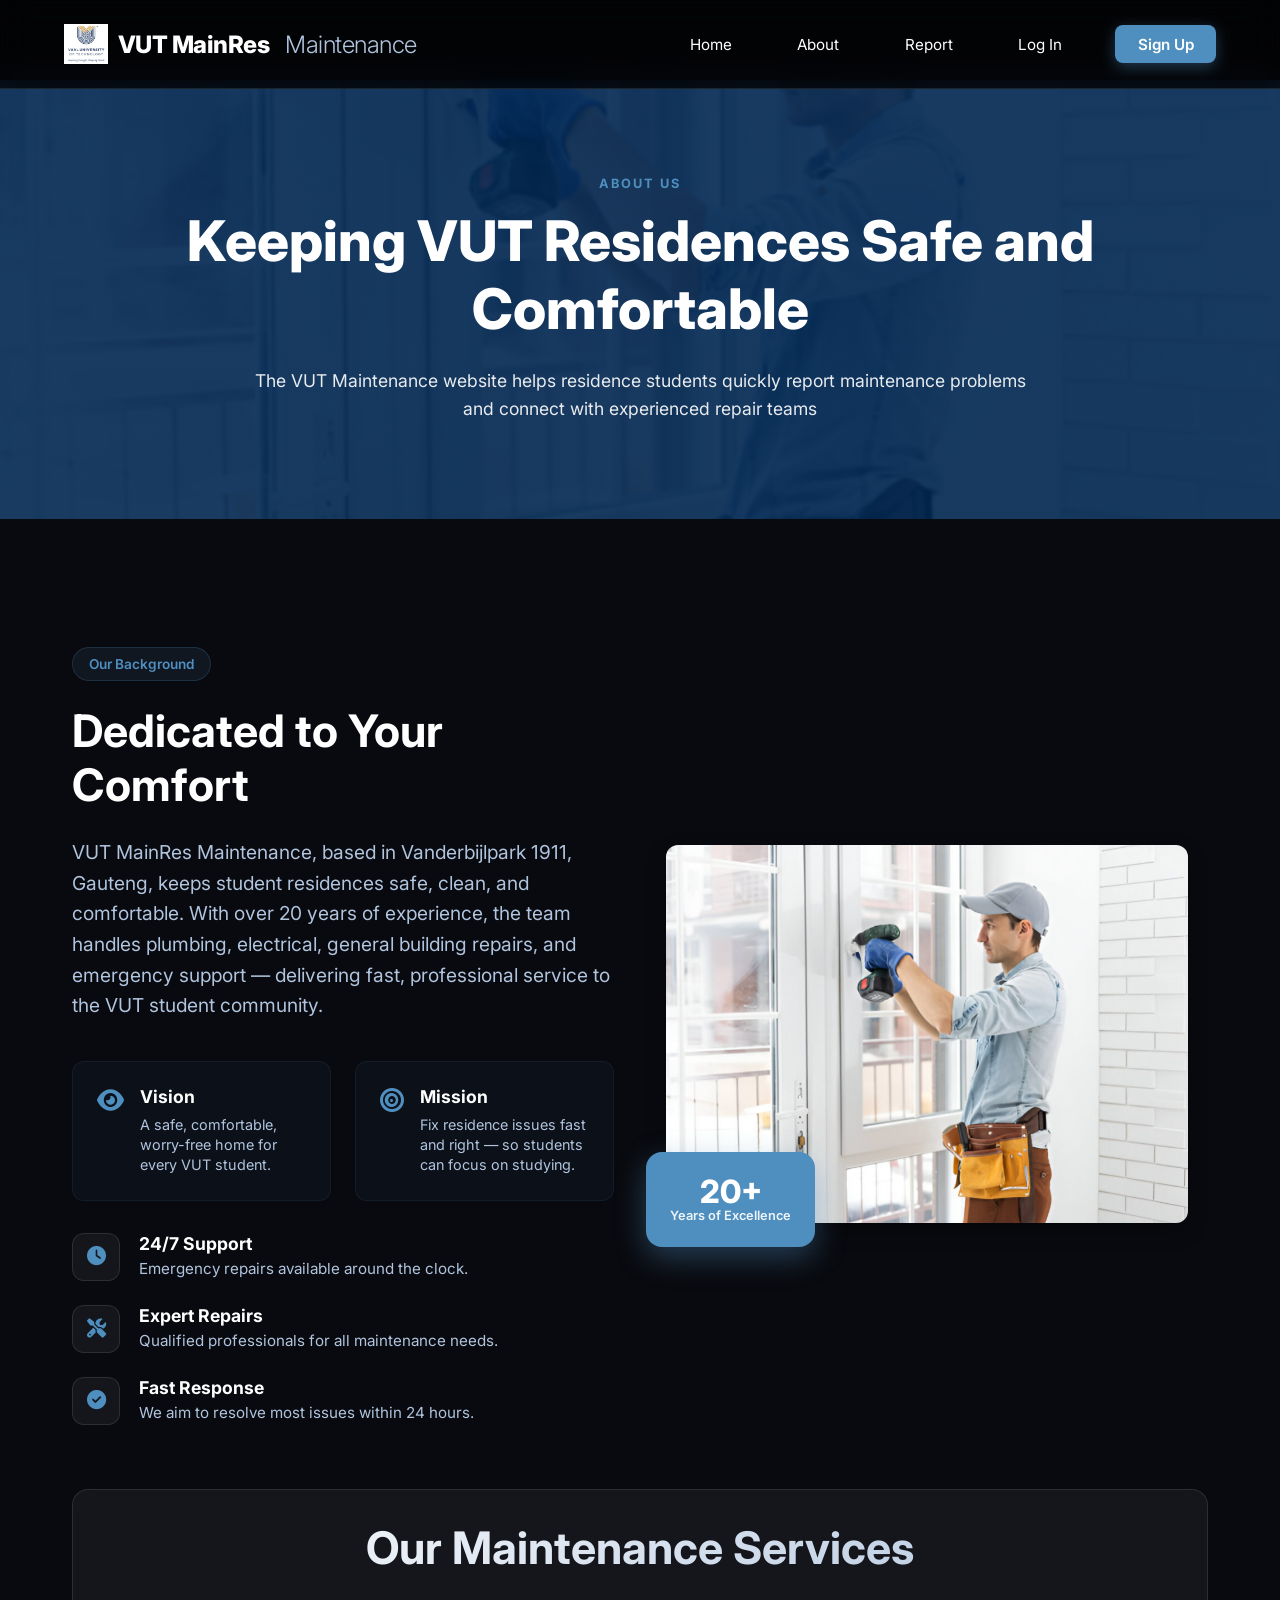
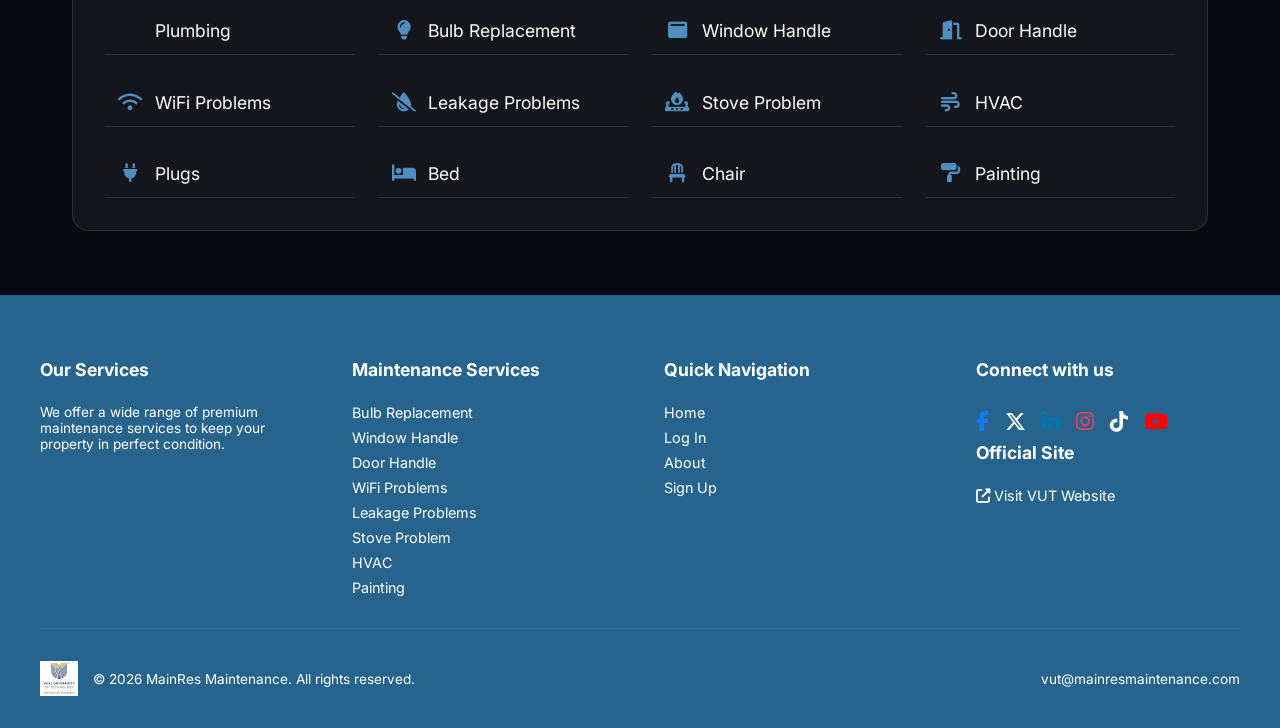
<file: about.html>
<!DOCTYPE html>
<html lang="en">
<head>
    <meta charset="UTF-8">
    <meta name="viewport" content="width=device-width, initial-scale=1.0, maximum-scale=1.0, user-scalable=no">
    <meta name="description" content="About VUT Main Residence Maintenance Team - Dedicated to student comfort and safety.">
    <meta name="keywords" content="VUT, Maintenance, About Us, Student Residence">
    <title>About Us - MainRes Maintenance</title>
    <link rel="icon" type="image/png" href="logo.png">
    <link rel="preconnect" href="https://fonts.googleapis.com">
    <link rel="preconnect" href="https://fonts.gstatic.com" crossorigin>
    <link href="https://fonts.googleapis.com/css2?family=Inter:wght@300;400;600;800&display=swap" rel="stylesheet">
    <link rel="stylesheet" href="styles.css">
    <link rel="stylesheet" href="https://cdnjs.cloudflare.com/ajax/libs/font-awesome/6.5.1/css/all.min.css">
</head>
<body class="home-page">
    <nav class="navbar">
        <input type="checkbox" id="nav-toggle" class="nav-toggle-input">
        <div class="logo">
            <img src="logo.png" alt="VUT Logo" class="nav-logo">
            VUT MainRes<span>Maintenance</span>
        </div>
        <label for="nav-toggle" class="menu-toggle-btn">
            <div class="bar"></div>
            <div class="bar"></div>
            <div class="bar"></div>
        </label>
        <ul class="nav-links" id="nav-links">
            <li><a href="index.html">Home</a></li>
            <li><a href="about.html">About</a></li>
            <li><a href="report.html">Report</a></li>
            <li><a href="auth.html#login" class="nav-btn-text">Log In</a></li>
            <li><a href="auth.html#signup" class="nav-btn-primary">Sign Up</a></li>
        </ul>
    </nav>

    <div class="about-hero-banner">
        <span class="banner-badge">About Us</span>
        <h1>Keeping VUT Residences Safe and Comfortable</h1>
        <p>The VUT Maintenance website helps residence students quickly report maintenance problems and connect with experienced repair teams</p>
    </div>

    <section class="about-section page-container">
        <div class="about-layout">
            <div class="about-content">
                <span class="badge">Our Background</span>
                <h2>Dedicated to Your Comfort</h2>
                <p class="about-lead">VUT MainRes Maintenance, based in Vanderbijlpark 1911, Gauteng, keeps student
				residences safe, clean, and comfortable. With over 20 years of experience, the team handles plumbing,
				electrical, general building repairs, and emergency support — delivering fast, professional service 
				to the VUT student community.</p>
                
                <div class="vision-mission-grid">
                    <div class="vision-mission-card">
                        <div class="vm-icon"><i class="fas fa-eye"></i></div>
                        <div class="vm-text">
                            <h4>Vision</h4>
                            <p>A safe, comfortable, worry-free home for every VUT student.</p>
                        </div>
                    </div>
                    <div class="vision-mission-card">
                        <div class="vm-icon"><i class="fas fa-bullseye"></i></div>
                        <div class="vm-text">
                            <h4>Mission</h4>
                            <p>Fix residence issues fast and right — so students can focus on studying.</p>
                        </div>
                    </div>
                </div>

                <div class="about-features">
                    <div class="about-feature">
                        <div class="feature-icon"><i class="fas fa-clock"></i></div>
                        <div class="feature-text">
                            <h4>24/7 Support</h4>
                            <p>Emergency repairs available around the clock.</p>
                        </div>
                    </div>
                    <div class="about-feature">
                        <div class="feature-icon"><i class="fas fa-tools"></i></div>
                        <div class="feature-text">
                            <h4>Expert Repairs</h4>
                            <p>Qualified professionals for all maintenance needs.</p>
                        </div>
                    </div>
                    <div class="about-feature">
                        <div class="feature-icon"><i class="fas fa-check-circle"></i></div>
                        <div class="feature-text">
                            <h4>Fast Response</h4>
                            <p>We aim to resolve most issues within 24 hours.</p>
                        </div>
                    </div>
                </div>
            </div>
            <div class="about-image-container">
                <div class="image-wrapper">
                    <img src="Fix.png" alt="Maintenance Team at Work" class="about-image">
                    <div class="experience-card">
                        <span class="exp-number">20+</span>
                        <span class="exp-text">Years of Excellence</span>
                    </div>
                </div>
            </div>
        </div>

        <!-- New Services List (No Cards) -->
        <div class="services-list-container">
            <h2 class="section-title">Our Maintenance Services</h2>
            <div class="services-simple-list">
                <div class="service-item"><i class="fas fa-pipe"></i> Plumbing</div>
                <div class="service-item"><i class="fas fa-lightbulb"></i> Bulb Replacement</div>
                <div class="service-item"><i class="fas fa-window-maximize"></i> Window Handle</div>
                <div class="service-item"><i class="fas fa-door-open"></i> Door Handle</div>
                <div class="service-item"><i class="fas fa-wifi"></i> WiFi Problems</div>
                <div class="service-item"><i class="fas fa-tint-slash"></i> Leakage Problems</div>
                <div class="service-item"><i class="fas fa-fire-burner"></i> Stove Problem</div>
                <div class="service-item"><i class="fas fa-wind"></i> HVAC</div>
                <div class="service-item"><i class="fas fa-plug"></i> Plugs</div>
                <div class="service-item"><i class="fas fa-bed"></i> Bed</div>
                <div class="service-item"><i class="fas fa-chair"></i> Chair</div>
                <div class="service-item"><i class="fas fa-paint-roller"></i> Painting</div>
            </div>
        </div>
    </section>

    <footer class="footer">
        <div class="footer-services">
            <div class="footer-column">
                <div class="footer-column-title">Our Services</div>
                <p class="footer-column-text">We offer a wide range of premium maintenance services to keep your property in perfect condition.</p>
            </div>
            <div class="footer-column">
                <div class="footer-column-title">Maintenance Services</div>
                <a href="about.html">Bulb Replacement</a>
                <a href="about.html">Window Handle</a>
                <a href="about.html">Door Handle</a>
                <a href="about.html">WiFi Problems</a>
                <a href="about.html">Leakage Problems</a>
                <a href="about.html">Stove Problem</a>
                <a href="about.html">HVAC</a>
                <a href="about.html">Painting</a>
            </div>
            <div class="footer-column">
                <div class="footer-column-title">Quick Navigation</div>
                <a href="index.html">Home</a>
                <a href="auth.html#login">Log In</a>
                <a href="about.html">About</a>
                <a href="auth.html#signup">Sign Up</a>
            </div>
            <div class="footer-column">
                <div class="footer-column-title">Connect with us</div>
                <div class="social-icons">
                    <a href="https://www.facebook.com/VUT.ac.za/" target="_blank" rel="noopener"><i class="fab fa-facebook-f"></i></a>
                    <a href="https://x.com/VUT_Science" target="_blank" rel="noopener"><i class="fab fa-x-twitter"></i></a>
                    <a href="https://www.linkedin.com/school/vaal-university-of-technology/" target="_blank" rel="noopener"><i class="fab fa-linkedin-in"></i></a>
                    <a href="https://www.instagram.com/vut_university/" target="_blank" rel="noopener"><i class="fab fa-instagram"></i></a>
                    <a href="https://www.tiktok.com/@vut_university" target="_blank" rel="noopener"><i class="fab fa-tiktok"></i></a>
                    <a href="https://www.youtube.com/user/VUTTV" target="_blank" rel="noopener"><i class="fab fa-youtube"></i></a>
                </div>
                <div class="footer-column-title">Official Site</div>
                <a href="https://vut.ac.za/" target="_blank" rel="noopener"><i class="fas fa-external-link-alt"></i> Visit VUT Website</a>
            </div>
        </div>
        <div class="footer-content">
            <div class="footer-brand">
                <img src="logo.png" alt="MainRes Logo" class="footer-logo">
                <p>&copy; 2026 MainRes Maintenance. All rights reserved.</p>
            </div>
            <div class="footer-links">
                <a href="mailto:vut@mainresmaintenance.com" class="footer-link">vut@mainresmaintenance.com</a>
            </div>
        </div>
    </footer>
</body>
</html>
</file>
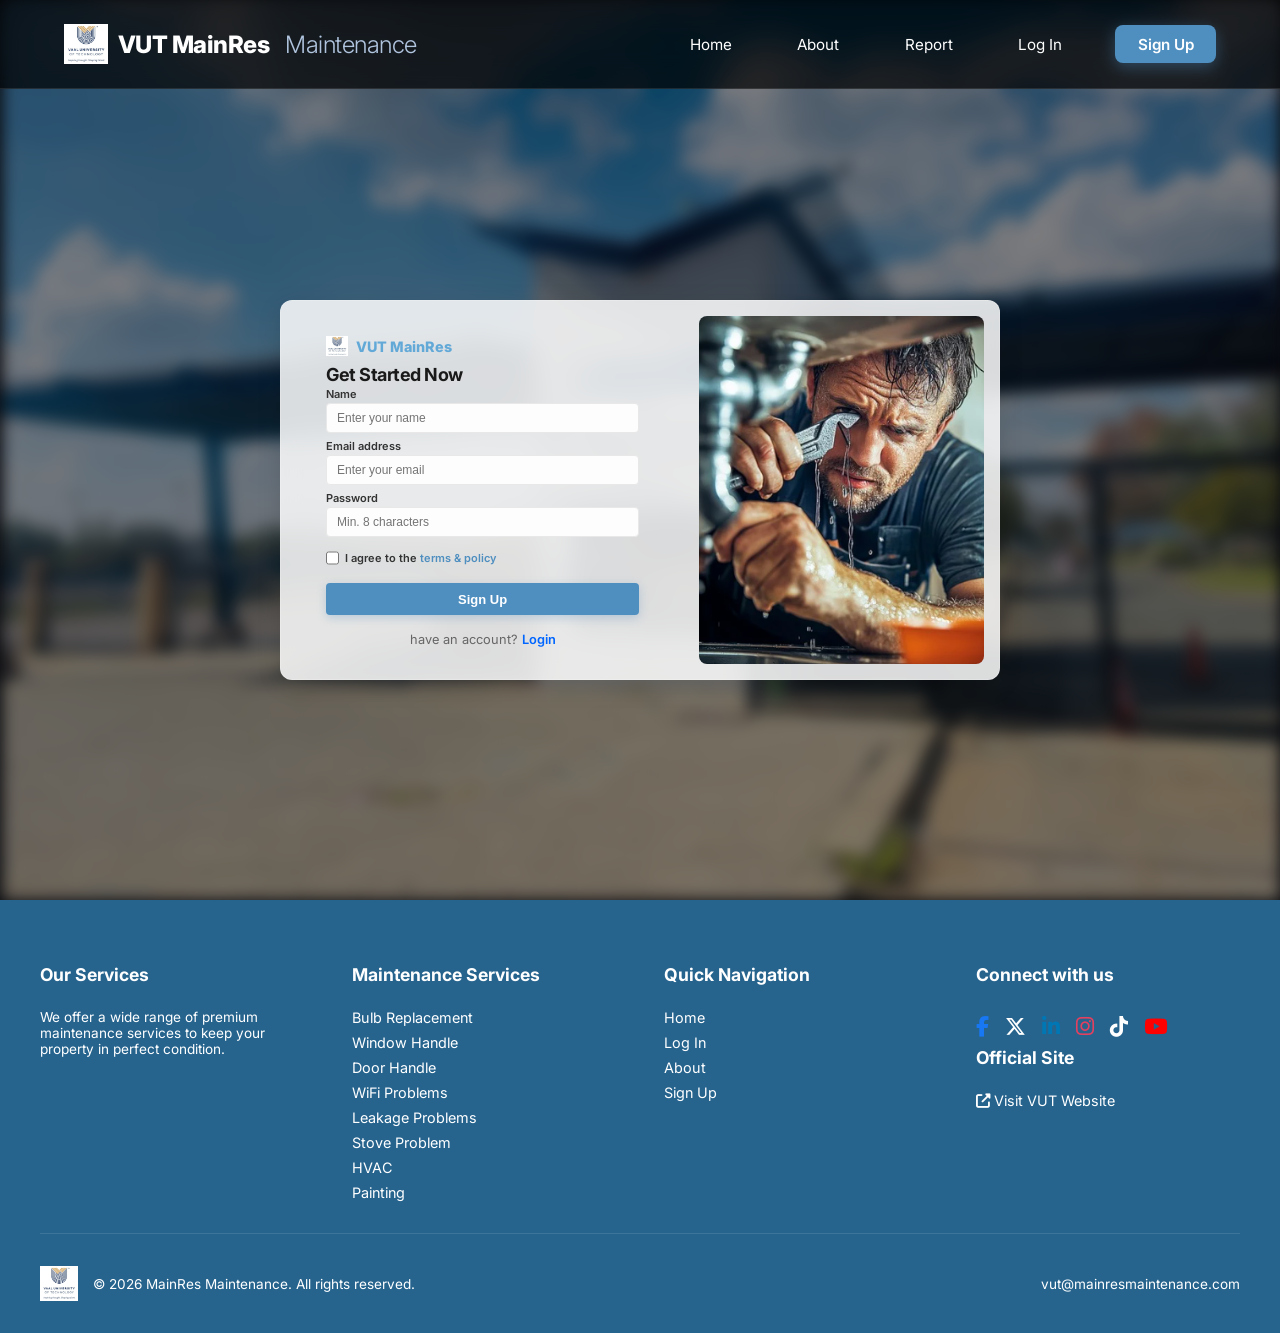
<file: auth.html>
<!DOCTYPE html>
<html lang="en">
<head>
    <meta charset="UTF-8">
    <meta name="viewport" content="width=device-width, initial-scale=1.0">
    <meta name="description" content="Sign up or log in to MainRes Maintenance - Get started with your maintenance requests.">
    <meta name="keywords" content="VUT, Login, Sign Up, Maintenance">
    <title>Get Started - MainRes Maintenance</title>
    <link rel="icon" type="image/png" href="logo.png">
    <link rel="preconnect" href="https://fonts.googleapis.com">
    <link rel="preconnect" href="https://fonts.gstatic.com" crossorigin>
    <link href="https://fonts.googleapis.com/css2?family=Inter:wght@300;400;600;800&display=swap" rel="stylesheet">
    <link rel="stylesheet" href="styles.css">
    <link rel="stylesheet" href="https://cdnjs.cloudflare.com/ajax/libs/font-awesome/6.5.1/css/all.min.css">
</head>
<body class="auth-page-body">
    <!-- Navigation -->
    <nav class="navbar" id="main-nav">
        <input type="checkbox" id="nav-toggle" class="nav-toggle-input" aria-label="Toggle navigation menu">
        <label for="nav-toggle" style="display: none;"></label>
        <div class="logo" id="brand-logo">
            <img src="logo.png" alt="VUT Logo" class="nav-logo">
            VUT MainRes<span>Maintenance</span>
        </div>
        <!-- Toggle Button -->
        <label for="nav-toggle" class="menu-toggle-btn" id="mobile-menu-toggle">
            <div class="bar"></div>
            <div class="bar"></div>
            <div class="bar"></div>
        </label>
        <ul class="nav-links" id="nav-links">
            <li><a href="index.html" id="nav-home">Home</a></li>
            <li><a href="about.html" class="nav-btn-text" id="nav-about">About</a></li>
            <li><a href="report.html" class="nav-btn-text" id="nav-report">Report</a></li>
            <li><a href="auth.html?mode=login" class="nav-btn-text" id="nav-login">Log In</a></li>
            <li><a href="auth.html?mode=signup" class="nav-btn-primary" id="nav-signup">Sign Up</a></li>
        </ul>
    </nav>

    <div class="auth-wrapper">
        <div class="auth-container">
            <!-- Left Side: Form -->
            <div class="auth-form-side">
                <div class="auth-header">
                    <a href="index.html" class="auth-logo">
                        <img src="logo.png" alt="VUT Logo">
                        VUT MainRes
                    </a>
                </div>
                
                <div class="auth-content" id="signup-content">
                    <h1>Get Started Now</h1>
                    
                    <form class="modern-form">
                        <div class="form-group">
                            <label>Name</label>
                            <input type="text" placeholder="Enter your name" required>
                        </div>
                        
                        <div class="form-group">
                            <label>Email address</label>
                            <input type="email" placeholder="Enter your email" required>
                        </div>
                        
                        <div class="form-group">
                            <label>Password</label>
                            <input type="password" placeholder="Min. 8 characters" required>
                        </div>
                        
                        <div class="form-checkbox">
                            <input type="checkbox" id="terms" required>
                            <label for="terms">I agree to the <span>terms & policy</span></label>
                        </div>
                        
                        <button type="submit" class="auth-submit-btn">Sign Up</button>
                    </form>
                    
                    <p class="auth-footer-text">have an account? <a href="javascript:void(0)" id="show-login">Login</a></p>
                </div>

                <!-- Log In Content (Hidden by default) -->
                <div class="auth-content" id="login-content" style="display: none;">
                    <h1>Welcome Back</h1>
                    
                    <form class="modern-form">
                        <div class="form-group">
                            <label>Email address</label>
                            <input type="email" placeholder="Enter your email" required>
                        </div>
                        
                        <div class="form-group">
                            <label>Password</label>
                            <input type="password" placeholder="Enter your password" required>
                        </div>
                        
                        <div class="form-checkbox">
                            <input type="checkbox" id="remember">
                            <label for="remember">Remember me</label>
                        </div>
                        
                        <button type="submit" class="auth-submit-btn">Log In</button>
                    </form>
                    
                    <p class="auth-footer-text">Don't have an account? <a href="javascript:void(0)" id="show-signup">Sign Up</a></p>
                </div>
            </div>

            <!-- Right Side: Image -->
            <div class="auth-image-side">
                <img src="Loginfix.png" alt="VUT MainRes Background" class="side-img">
            </div>
        </div>
    </div>
    <!-- Footer Area -->
    <footer class="footer">
        <div class="footer-services">
            <div class="footer-column">
                <div class="footer-column-title">Our Services</div>
                <p class="footer-column-text">We offer a wide range of premium maintenance services to keep your property in perfect condition.</p>
            </div>
            <div class="footer-column">
                <div class="footer-column-title">Maintenance Services</div>
                <a href="about.html">Bulb Replacement</a>
                <a href="about.html">Window Handle</a>
                <a href="about.html">Door Handle</a>
                <a href="about.html">WiFi Problems</a>
                <a href="about.html">Leakage Problems</a>
                <a href="about.html">Stove Problem</a>
                <a href="about.html">HVAC</a>
                <a href="about.html">Painting</a>
            </div>
            <div class="footer-column">
                <div class="footer-column-title">Quick Navigation</div>
                <a href="index.html">Home</a>
                <a href="auth.html">Log In</a>
                <a href="about.html">About</a>
                <a href="auth.html">Sign Up</a>
            </div>
            <div class="footer-column">
                <div class="footer-column-title">Connect with us</div>
                <div class="social-icons">
                    <a href="https://www.facebook.com/VUT.ac.za/" target="_blank" rel="noopener"><i class="fab fa-facebook-f"></i></a>
                    <a href="https://x.com/VUT_Science" target="_blank" rel="noopener"><i class="fab fa-x-twitter"></i></a>
                    <a href="https://www.linkedin.com/school/vaal-university-of-technology/" target="_blank" rel="noopener"><i class="fab fa-linkedin-in"></i></a>
                    <a href="https://www.instagram.com/vut_university/" target="_blank" rel="noopener"><i class="fab fa-instagram"></i></a>
                    <a href="https://www.tiktok.com/@vut_university" target="_blank" rel="noopener"><i class="fab fa-tiktok"></i></a>
                    <a href="https://www.youtube.com/user/VUTTV" target="_blank" rel="noopener"><i class="fab fa-youtube"></i></a>
                </div>
                <div class="footer-column-title">Official Site</div>
                <a href="https://vut.ac.za/" target="_blank" rel="noopener"><i class="fas fa-external-link-alt"></i> Visit VUT Website</a>
            </div>
        </div>
        <div class="footer-content">
            <div class="footer-brand">
                <img src="logo.png" alt="MainRes Logo" class="footer-logo">
                <p>&copy; 2026 MainRes Maintenance. All rights reserved.</p>
            </div>
            <div class="footer-links">
                <!-- E-mail Hyperlink -->
                <a href="mailto:vut@mainresmaintenance.com" class="footer-link">vut@mainresmaintenance.com</a>
            </div>
        </div>
    </footer>

    <script>
        const signupContent = document.getElementById('signup-content');
        const loginContent = document.getElementById('login-content');
        const showLoginBtn = document.getElementById('show-login');
        const showSignupBtn = document.getElementById('show-signup');

        function toggleAuth(mode) {
            if (mode === 'login') {
                signupContent.style.display = 'none';
                loginContent.style.display = 'flex';
                document.title = "Log In - MainRes Maintenance";
            } else {
                loginContent.style.display = 'none';
                signupContent.style.display = 'flex';
                document.title = "Get Started - MainRes Maintenance";
            }
        }

        showLoginBtn.addEventListener('click', () => toggleAuth('login'));
        showSignupBtn.addEventListener('click', () => toggleAuth('signup'));

        // Check URL parameters zfor mode
        const urlParams = new URLSearchParams(window.location.search);
        const mode = urlParams.get('mode');
        if (mode === 'login') {
            toggleAuth('login');
        }
    </script>
</body>
</html>
</file>
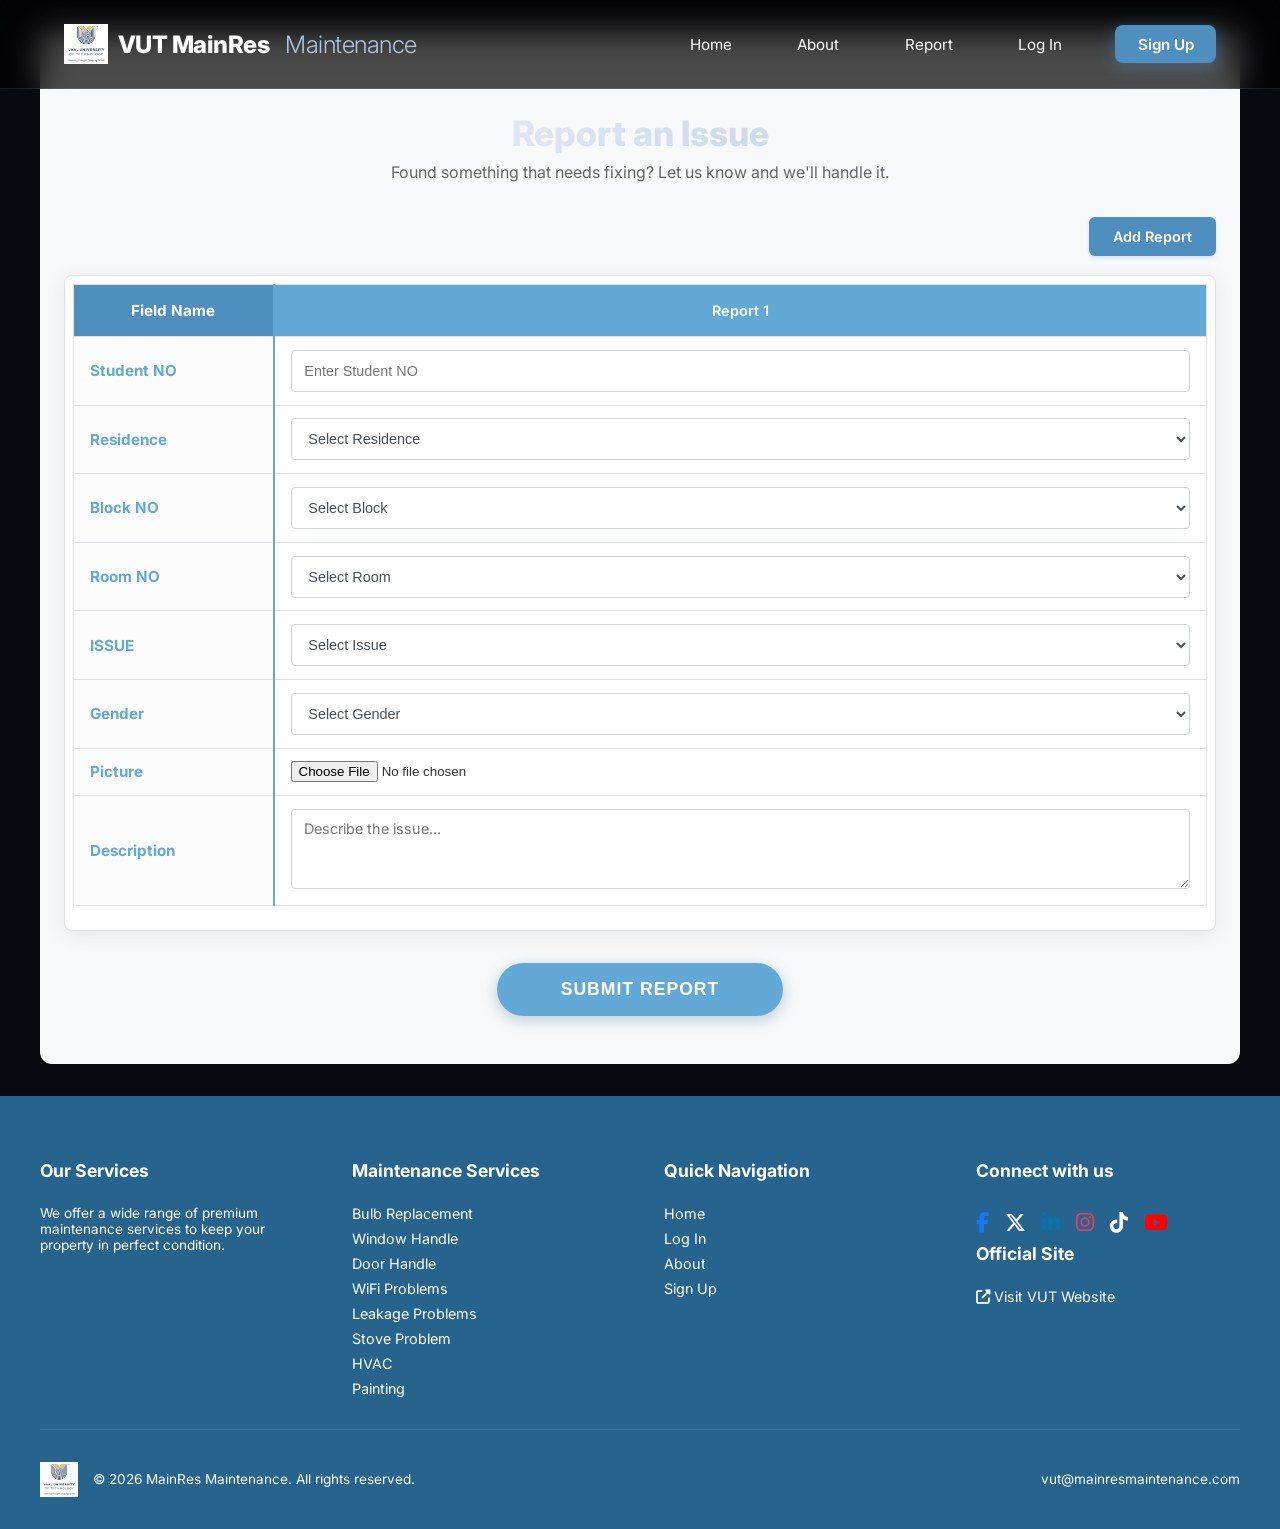
<file: report.html>
<!DOCTYPE html>
<html lang="en">
<head>
    <meta charset="UTF-8">
    <meta name="viewport" content="width=device-width, initial-scale=1.0, maximum-scale=1.0, user-scalable=no">
    <meta name="description" content="Report maintenance issues at VUT Main Residence easily using our online website.">
    <meta name="keywords" content="VUT, Report Issue, Maintenance website, Student Support">
    <title>Report - MainRes Maintenance</title>
    <link rel="icon" type="image/png" href="logo.png">
    <link rel="preconnect" href="https://fonts.googleapis.com">
    <link rel="preconnect" href="https://fonts.gstatic.com" crossorigin>
    <link href="https://fonts.googleapis.com/css2?family=Inter:wght@300;400;600;800&display=swap" rel="stylesheet">
    <link rel="stylesheet" href="styles.css">
    <link rel="stylesheet" href="https://cdnjs.cloudflare.com/ajax/libs/font-awesome/6.5.1/css/all.min.css">
</head>
<body class="home-page">
    <nav class="navbar">
        <input type="checkbox" id="nav-toggle" class="nav-toggle-input">
        <div class="logo">
            <img src="logo.png" alt="VUT Logo" class="nav-logo">
            VUT MainRes<span>Maintenance</span>
        </div>
        <label for="nav-toggle" class="menu-toggle-btn">
            <div class="bar"></div>
            <div class="bar"></div>
            <div class="bar"></div>
        </label>
        <ul class="nav-links" id="nav-links">
            <li><a href="index.html">Home</a></li>
            <li><a href="about.html">About</a></li>
            <li><a href="report.html">Report</a></li>
            <li><a href="auth.html#login" class="nav-btn-text">Log In</a></li>
            <li><a href="auth.html#signup" class="nav-btn-primary">Sign Up</a></li>
        </ul>
    </nav>

    <section class="report-section page-container">
        <h2 class="section-title">Report an Issue</h2>
        <p class="section-subtitle">Found something that needs fixing? Let us know and we'll handle it.</p>
        
        <input type="checkbox" id="show-col-2" class="col-toggle">
        <input type="checkbox" id="show-col-3" class="col-toggle">

        <div class="report-controls">
            <label for="show-col-2" class="btn-add-report label-add-2">Add Report</label>
            <label for="show-col-3" class="btn-add-report label-add-3">Add Report</label>
            <label for="show-col-2" class="btn-remove-report label-remove-2">Remove Report</label>
            <label for="show-col-3" class="btn-remove-report label-remove-3">Remove Report</label>
        </div>

        <form action="#" class="report-form-integrated">
            <div class="table-wrapper-integrated">
                <table class="report-table-integrated">
                    <thead>
                        <tr>
                            <th class="label-col">Field Name</th>
                            <th>Report 1</th>
                            <th class="report-col-2">Report 2</th>
                            <th class="report-col-3">Report 3</th>
                        </tr>
                    </thead>
                    <tbody>
                        <tr>
                            <td class="label-col">Student NO</td>
                            <td><input type="text" placeholder="Enter Student NO" required></td>
                            <td class="report-col-2"><input type="text" placeholder="Enter Student NO"></td>
                            <td class="report-col-3"><input type="text" placeholder="Enter Student NO"></td>
                        </tr>
                        <tr>
                            <td class="label-col">Residence</td>
                            <td>
                                <select required>
                                    <option value="" disabled selected>Select Residence</option>
                                    <option value="Nkandla">Nkandla</option>
                                    <option value="Malema">Malema</option>
                                    <option value="Leseding">Leseding</option>
                                    <option value="Khomanani">Khomanani</option>
                                    <option value="Meropa">Meropa</option>
                                    <option value="Khayelethu">Khayelethu</option>
                                </select>
                            </td>
                            <td class="report-col-2">
                                <select>
                                    <option value="" disabled selected>Select Residence</option>
                                    <option value="Nkandla">Nkandla</option>
                                    <option value="Malema">Malema</option>
                                    <option value="Leseding">Leseding</option>
                                    <option value="Khomanani">Khomanani</option>
                                    <option value="Meropa">Meropa</option>
                                    <option value="Khayelethu">Khayelethu</option>
                                </select>
                            </td>
                            <td class="report-col-3">
                                <select>
                                    <option value="" disabled selected>Select Residence</option>
                                    <option value="Nkandla">Nkandla</option>
                                    <option value="Malema">Malema</option>
                                    <option value="Leseding">Leseding</option>
                                    <option value="Khomanani">Khomanani</option>
                                    <option value="Meropa">Meropa</option>
                                    <option value="Khayelethu">Khayelethu</option>
                                </select>
                            </td>
                        </tr>
                        <tr>
                            <td class="label-col">Block NO</td>
                            <td>
                                <select required>
                                    <option value="" disabled selected>Select Block</option>
                                    <optgroup label="Nkandla">
                                        <option value="1">1</option><option value="2">2</option><option value="3">3</option><option value="4">4</option><option value="5">5</option><option value="6">6</option><option value="7">7</option><option value="8">8</option><option value="9">9</option><option value="10">10</option><option value="11">11</option><option value="12">12</option><option value="13">13</option><option value="14">14</option>
                                    </optgroup>
                                    <optgroup label="Malema">
                                        <option value="1">1</option><option value="2">2</option><option value="3">3</option><option value="4">4</option><option value="5">5</option><option value="6">6</option><option value="7">7</option><option value="8">8</option><option value="9">9</option><option value="10">10</option><option value="11">11</option><option value="12">12</option><option value="13">13</option><option value="14">14</option><option value="15">15</option>
                                    </optgroup>
                                    <optgroup label="Leseding">
                                        <option value="A">A</option><option value="B">B</option><option value="C">C</option><option value="D">D</option><option value="E">E</option><option value="F">F</option>
                                    </optgroup>
                                    <optgroup label="Meropa">
                                        <option value="A">A</option><option value="B">B</option>
                                    </optgroup>
                                    <optgroup label="Khomanani">
                                        <option value="Main">Main</option>
                                    </optgroup>
                                    <optgroup label="Khayelethu">
                                        <option value="Main">Main</option>
                                    </optgroup>
                                </select>
                            </td>
                            <td class="report-col-2">
                                <select>
                                    <option value="" disabled selected>Select Block</option>
                                    <optgroup label="Nkandla">
                                        <option value="1">1</option><option value="2">2</option><option value="3">3</option><option value="4">4</option><option value="5">5</option><option value="6">6</option><option value="7">7</option><option value="8">8</option><option value="9">9</option><option value="10">10</option><option value="11">11</option><option value="12">12</option><option value="13">13</option><option value="14">14</option>
                                    </optgroup>
                                    <optgroup label="Malema">
                                        <option value="1">1</option><option value="2">2</option><option value="3">3</option><option value="4">4</option><option value="5">5</option><option value="6">6</option><option value="7">7</option><option value="8">8</option><option value="9">9</option><option value="10">10</option><option value="11">11</option><option value="12">12</option><option value="13">13</option><option value="14">14</option><option value="15">15</option>
                                    </optgroup>
                                    <optgroup label="Leseding">
                                        <option value="A">A</option><option value="B">B</option><option value="C">C</option><option value="D">D</option><option value="E">E</option><option value="F">F</option>
                                    </optgroup>
                                    <optgroup label="Meropa">
                                        <option value="A">A</option><option value="B">B</option>
                                    </optgroup>
                                    <optgroup label="Khomanani">
                                        <option value="Main">Main</option>
                                    </optgroup>
                                    <optgroup label="Khayelethu">
                                        <option value="Main">Main</option>
                                    </optgroup>
                                </select>
                            </td>
                            <td class="report-col-3">
                                <select>
                                    <option value="" disabled selected>Select Block</option>
                                    <optgroup label="Nkandla">
                                        <option value="1">1</option><option value="2">2</option><option value="3">3</option><option value="4">4</option><option value="5">5</option><option value="6">6</option><option value="7">7</option><option value="8">8</option><option value="9">9</option><option value="10">10</option><option value="11">11</option><option value="12">12</option><option value="13">13</option><option value="14">14</option>
                                    </optgroup>
                                    <optgroup label="Malema">
                                        <option value="1">1</option><option value="2">2</option><option value="3">3</option><option value="4">4</option><option value="5">5</option><option value="6">6</option><option value="7">7</option><option value="8">8</option><option value="9">9</option><option value="10">10</option><option value="11">11</option><option value="12">12</option><option value="13">13</option><option value="14">14</option><option value="15">15</option>
                                    </optgroup>
                                    <optgroup label="Leseding">
                                        <option value="A">A</option><option value="B">B</option><option value="C">C</option><option value="D">D</option><option value="E">E</option><option value="F">F</option>
                                    </optgroup>
                                    <optgroup label="Meropa">
                                        <option value="A">A</option><option value="B">B</option>
                                    </optgroup>
                                    <optgroup label="Khomanani">
                                        <option value="Main">Main</option>
                                    </optgroup>
                                    <optgroup label="Khayelethu">
                                        <option value="Main">Main</option>
                                    </optgroup>
                                </select>
                            </td>
                        </tr>
                        <tr>
                            <td class="label-col">Room NO</td>
                            <td>
                                <select required>
                                    <option value="" disabled selected>Select Room</option>
                                    <optgroup label="Ground Floor">
                                        <option value="G1">G1</option><option value="G2">G2</option><option value="G3">G3</option><option value="G4">G4</option><option value="G5">G5</option><option value="G6">G6</option><option value="G7">G7</option><option value="G8">G8</option><option value="G9">G9</option><option value="G10">G10</option><option value="G11">G11</option><option value="G12">G12</option>
                                    </optgroup>
                                    <optgroup label="First Floor">
                                        <option value="F1">F1</option><option value="F2">F2</option><option value="F3">F3</option><option value="F4">F4</option><option value="F5">F5</option><option value="F6">F6</option><option value="F7">F7</option><option value="F8">F8</option><option value="F9">F9</option><option value="F10">F10</option><option value="F11">F11</option><option value="F12">F12</option>
                                    </optgroup>
                                    <optgroup label="Second Floor">
                                        <option value="S1">S1</option><option value="S2">S2</option><option value="S3">S3</option><option value="S4">S4</option><option value="S5">S5</option><option value="S6">S6</option><option value="S7">S7</option><option value="S8">S8</option><option value="S9">S9</option><option value="S10">S10</option><option value="S11">S11</option><option value="S12">S12</option>
                                    </optgroup>
                                </select>
                            </td>
                            <td class="report-col-2">
                                <select>
                                    <option value="" disabled selected>Select Room</option>
                                    <optgroup label="Ground Floor">
                                        <option value="G1">G1</option><option value="G2">G2</option><option value="G3">G3</option><option value="G4">G4</option><option value="G5">G5</option><option value="G6">G6</option><option value="G7">G7</option><option value="G8">G8</option><option value="G9">G9</option><option value="G10">G10</option><option value="G11">G11</option><option value="G12">G12</option>
                                    </optgroup>
                                    <optgroup label="First Floor">
                                        <option value="F1">F1</option><option value="F2">F2</option><option value="F3">F3</option><option value="F4">F4</option><option value="F5">F5</option><option value="F6">F6</option><option value="F7">F7</option><option value="F8">F8</option><option value="F9">F9</option><option value="F10">F10</option><option value="F11">F11</option><option value="F12">F12</option>
                                    </optgroup>
                                    <optgroup label="Second Floor">
                                        <option value="S1">S1</option><option value="S2">S2</option><option value="S3">S3</option><option value="S4">S4</option><option value="S5">S5</option><option value="S6">S6</option><option value="S7">S7</option><option value="S8">S8</option><option value="S9">S9</option><option value="S10">S10</option><option value="S11">S11</option><option value="S12">S12</option>
                                    </optgroup>
                                </select>
                            </td>
                            <td class="report-col-3">
                                <select>
                                    <option value="" disabled selected>Select Room</option>
                                    <optgroup label="Ground Floor">
                                        <option value="G1">G1</option><option value="G2">G2</option><option value="G3">G3</option><option value="G4">G4</option><option value="G5">G5</option><option value="G6">G6</option><option value="G7">G7</option><option value="G8">G8</option><option value="G9">G9</option><option value="G10">G10</option><option value="G11">G11</option><option value="G12">G12</option>
                                    </optgroup>
                                    <optgroup label="First Floor">
                                        <option value="F1">F1</option><option value="F2">F2</option><option value="F3">F3</option><option value="F4">F4</option><option value="F5">F5</option><option value="F6">F6</option><option value="F7">F7</option><option value="F8">F8</option><option value="F9">F9</option><option value="F10">F10</option><option value="F11">F11</option><option value="F12">F12</option>
                                    </optgroup>
                                    <optgroup label="Second Floor">
                                        <option value="S1">S1</option><option value="S2">S2</option><option value="S3">S3</option><option value="S4">S4</option><option value="S5">S5</option><option value="S6">S6</option><option value="S7">S7</option><option value="S8">S8</option><option value="S9">S9</option><option value="S10">S10</option><option value="S11">S11</option><option value="S12">S12</option>
                                    </optgroup>
                                </select>
                            </td>
                        </tr>
                        <tr>
                            <td class="label-col">ISSUE</td>
                            <td>
                                <select required>
                                    <option value="" disabled selected>Select Issue</option>
                                    <option value="wifi">wifi</option>
                                    <option value="stove">stove</option>
                                    <option value="shower">shower</option>
                                    <option value="door handle">door handle</option>
                                    <option value="window handle">window handle</option>
                                    <option value="leakage">leakage</option>
                                    <option value="blocked sink">blocked sink</option>
                                    <option value="plug">plug</option>
                                    <option value="bulb">bulb</option>
                                    <option value="bed">bed</option>
                                    <option value="table">table</option>
                                </select>
                            </td>
                            <td class="report-col-2">
                                <select>
                                    <option value="" disabled selected>Select Issue</option>
                                    <option value="wifi">wifi</option>
                                    <option value="stove">stove</option>
                                    <option value="shower">shower</option>
                                    <option value="door handle">door handle</option>
                                    <option value="window handle">window handle</option>
                                    <option value="leakage">leakage</option>
                                    <option value="blocked sink">blocked sink</option>
                                    <option value="plug">plug</option>
                                    <option value="bulb">bulb</option>
                                    <option value="bed">bed</option>
                                    <option value="table">table</option>
                                </select>
                            </td>
                            <td class="report-col-3">
                                <select>
                                    <option value="" disabled selected>Select Issue</option>
                                    <option value="wifi">wifi</option>
                                    <option value="stove">stove</option>
                                    <option value="shower">shower</option>
                                    <option value="door handle">door handle</option>
                                    <option value="window handle">window handle</option>
                                    <option value="leakage">leakage</option>
                                    <option value="blocked sink">blocked sink</option>
                                    <option value="plug">plug</option>
                                    <option value="bulb">bulb</option>
                                    <option value="bed">bed</option>
                                    <option value="table">table</option>
                                </select>
                            </td>
                        </tr>
                        <tr>
                            <td class="label-col">Gender</td>
                            <td>
                                <select required>
                                    <option value="" disabled selected>Select Gender</option>
                                    <option value="F">F</option>
                                    <option value="M">M</option>
                                </select>
                            </td>
                            <td class="report-col-2">
                                <select>
                                    <option value="" disabled selected>Select Gender</option>
                                    <option value="F">F</option>
                                    <option value="M">M</option>
                                </select>
                            </td>
                            <td class="report-col-3">
                                <select>
                                    <option value="" disabled selected>Select Gender</option>
                                    <option value="F">F</option>
                                    <option value="M">M</option>
                                </select>
                            </td>
                        </tr>
                        <tr>
                            <td class="label-col">Picture</td>
                            <td><input type="file" accept="image/*"></td>
                            <td class="report-col-2"><input type="file" accept="image/*"></td>
                            <td class="report-col-3"><input type="file" accept="image/*"></td>
                        </tr>
                        <tr>
                            <td class="label-col">Description</td>
                            <td><textarea placeholder="Describe the issue..."></textarea></td>
                            <td class="report-col-2"><textarea placeholder="Describe the issue..."></textarea></td>
                            <td class="report-col-3"><textarea placeholder="Describe the issue..."></textarea></td>
                        </tr>
                    </tbody>
                </table>
            </div>
            <div class="button-container-integrated">
                <button type="submit" class="report-btn-integrated">Submit Report</button>
            </div>
        </form>
    </section>

    <footer class="footer">
        <div class="footer-services">
            <div class="footer-column">
                <div class="footer-column-title">Our Services</div>
                <p class="footer-column-text">We offer a wide range of premium maintenance services to keep your property in perfect condition.</p>
            </div>
            <div class="footer-column">
                <div class="footer-column-title">Maintenance Services</div>
                <a href="about.html">Bulb Replacement</a>
                <a href="about.html">Window Handle</a>
                <a href="about.html">Door Handle</a>
                <a href="about.html">WiFi Problems</a>
                <a href="about.html">Leakage Problems</a>
                <a href="about.html">Stove Problem</a>
                <a href="about.html">HVAC</a>
                <a href="about.html">Painting</a>
            </div>
            <div class="footer-column">
                <div class="footer-column-title">Quick Navigation</div>
                <a href="index.html">Home</a>
                <a href="auth.html#login">Log In</a>
                <a href="about.html">About</a>
                <a href="auth.html#signup">Sign Up</a>
            </div>
            <div class="footer-column">
                <div class="footer-column-title">Connect with us</div>
                <div class="social-icons">
                    <a href="https://www.facebook.com/VUT.ac.za/" target="_blank" rel="noopener"><i class="fab fa-facebook-f"></i></a>
                    <a href="https://x.com/VUT_Science" target="_blank" rel="noopener"><i class="fab fa-x-twitter"></i></a>
                    <a href="https://www.linkedin.com/school/vaal-university-of-technology/" target="_blank" rel="noopener"><i class="fab fa-linkedin-in"></i></a>
                    <a href="https://www.instagram.com/vut_university/" target="_blank" rel="noopener"><i class="fab fa-instagram"></i></a>
                    <a href="https://www.tiktok.com/@vut_university" target="_blank" rel="noopener"><i class="fab fa-tiktok"></i></a>
                    <a href="https://www.youtube.com/user/VUTTV" target="_blank" rel="noopener"><i class="fab fa-youtube"></i></a>
                </div>
                <div class="footer-column-title">Official Site</div>
                <a href="https://vut.ac.za/" target="_blank" rel="noopener"><i class="fas fa-external-link-alt"></i> Visit VUT Website</a>
            </div>
        </div>
        <div class="footer-content">
            <div class="footer-brand">
                <img src="logo.png" alt="MainRes Logo" class="footer-logo">
                <p>&copy; 2026 MainRes Maintenance. All rights reserved.</p>
            </div>
            <div class="footer-links">
                <a href="mailto:vut@mainresmaintenance.com" class="footer-link">vut@mainresmaintenance.com</a>
            </div>
        </div>
    </footer>
</body>
</html>
</file>
<file: styles.css>
:root {
    --bg-color: #090a0f;
    --text-main: #ffffff;
    --text-muted: #b0c4de;
    --accent-color: #4F8FC0; 
    --accent-hover: #62a9d8; 
    --secondary-accent: #4F8FC0; 
    --glass-bg: rgba(255, 255, 255, 0.05); 
    --glass-border: rgba(255, 255, 255, 0.1);
    --footer-bg: #26648E; 
}

* {
    margin: 0;
    padding: 0;
    box-sizing: border-box;
}

html {
    scroll-behavior: smooth;
    scroll-padding-top: 130px;
    overflow-x: hidden;
    width: 100%;
}

body {
    font-family: 'Inter', sans-serif;
    color: var(--text-main);
    overflow-x: hidden;
    width: 100%;
    min-height: 100vh;
    display: flex;
    flex-direction: column;
    background-color: var(--bg-color);
}

/* Dynamic Background Image & Orbs */
.background-effects {
    position: fixed;
    top: 0;
    left: 0;
    width: 100vw;
    height: 100vh;
    z-index: -1;
    overflow: hidden;
}

.orb {
    display: none;
}

.home-page {
    min-height: 100vh;
}

/* Navbar */
.navbar {
    display: flex;
    justify-content: space-between;
    align-items: center;
    padding: 1.5rem 4rem;
    background: rgba(0, 0, 0, 0.7);
    backdrop-filter: blur(16px);
    -webkit-backdrop-filter: blur(16px);
    border-bottom: 1px solid var(--glass-border);
    position: fixed;
    width: 100%;
    top: 0;
    z-index: 100;
}

.logo {
    font-size: 1.5rem;
    font-weight: 800;
    letter-spacing: -0.5px;
    cursor: pointer;
    display: flex;
    align-items: center;
    gap: 10px;
    white-space: nowrap; /* Prevent name from wrapping */
}

.nav-logo {
    height: 40px;
    width: auto;
    flex-shrink: 0; /* Prevent logo from shrinking */
    animation: logoPulse 2s ease-in-out infinite;
}

@keyframes logoPulse {
    0%, 100% { transform: scale(1); filter: drop-shadow(0 0 0px var(--accent-color)); }
    50% { transform: scale(1.05); filter: drop-shadow(0 0 8px var(--accent-color)); }
}

.logo span {
    font-weight: 300;
    color: var(--text-muted);
    margin-left: 6px;
}

.nav-links {
    list-style: none;
    display: flex;
    gap: 2.5rem;
    align-items: center;
    margin-left: auto; 
}

.nav-links li a {
    text-decoration: none;
    color: var(--text-main);
    font-size: 0.95rem;
    font-weight: 400;
    transition: all 0.4s ease-out; 
    display: inline-block;
    padding: 0.5rem 0.8rem;
    border-radius: 4px;
}

.nav-links li a:hover, 
.nav-links li .nav-btn-text:hover {
    color: #62a9d8; 
    background: rgba(79, 143, 192, 0.1);
    transform: translateY(-2px);
}

.nav-links li .nav-btn-text {
    color: #ffffff;
    transition: all 0.4s ease-out;
}

.nav-links li .nav-btn-primary {
    background: var(--accent-color); 
    padding: 0.6rem 1.4rem;
    border-radius: 8px;
    font-weight: 600;
    transition: all 0.3s ease;
    box-shadow: 0 4px 15px rgba(79, 143, 192, 0.4);
}

.nav-links li .nav-btn-primary:hover {
    background: #62a9d8; /* Brighter Light Blue */
    box-shadow: 0 6px 20px rgba(79, 143, 192, 0.6);
    color: white;
    transform: translateY(-2px);
}

/* Navbar Mobile Toggles */
.nav-toggle-input {
    display: none;
}

.menu-toggle-btn {
    display: none;
    flex-direction: column;
    gap: 6px;
    cursor: pointer;
    z-index: 101;
    text-decoration: none;
}

.menu-toggle-btn .bar {
    width: 25px;
    height: 2px;
    background-color: var(--text-main);
    transition: 0.3s ease;
}

.mobile-only {
    display: none;
}

/* CSS-Only Reporting Controls */
.col-toggle {
    position: absolute;
    opacity: 0;
    pointer-events: none;
}

.report-section {
    background-color: #f8f9fa; 
    padding: 2rem 1.5rem;
    border-radius: 15px;
    margin-bottom: 3rem;
    max-width: 100%;
    overflow-x: hidden; 
}

.report-controls {
    display: flex;
    justify-content: flex-end;
    gap: 10px;
    margin-bottom: 1rem;
    height: 40px; 
    align-items: center;
}

/* Initially only label-add-2 is visible */
.btn-add-report, .btn-remove-report {
    display: none;
    padding: 0.6rem 1.2rem;
    border-radius: 6px;
    cursor: pointer;
    font-size: 0.9rem;
    font-weight: 600;
    transition: all 0.3s ease;
    user-select: none;
    white-space: nowrap;
}

.label-add-2 { display: inline-block; }

/* When Col 2 is shown */
#show-col-2:checked ~ .report-form-integrated .report-col-2 { display: table-cell !important; }
#show-col-2:checked ~ .report-controls .label-add-2 { display: none; }
#show-col-2:checked ~ .report-controls .label-add-3 { display: inline-block; }
#show-col-2:checked ~ .report-controls .label-remove-2 { display: inline-block; }

/* When Col 3 is shown */
#show-col-3:checked ~ .report-form-integrated .report-col-3 { display: table-cell !important; }
#show-col-3:checked ~ .report-controls .label-add-3 { display: none; }
#show-col-3:checked ~ .report-controls .label-add-4 { display: inline-block; }
#show-col-3:checked ~ .report-controls .label-remove-2 { display: none; }
#show-col-3:checked ~ .report-controls .label-remove-3 { display: inline-block; }

/* When Col 4 is shown */
#show-col-4:checked ~ .report-form-integrated .report-col-4 { display: table-cell !important; }
#show-col-4:checked ~ .report-controls .label-add-4 { display: none; }
#show-col-4:checked ~ .report-controls .label-remove-3 { display: none; }
#show-col-4:checked ~ .report-controls .label-remove-4 { display: inline-block; }

.btn-add-report { background-color: #3b82f6; color: white; box-shadow: 0 2px 4px rgba(59, 130, 246, 0.2); }
.btn-remove-report { background-color: #ef4444; color: white; box-shadow: 0 2px 4px rgba(239, 68, 68, 0.2); }

.table-wrapper-integrated {
    overflow-x: auto;
    background: #fff;
    border-radius: 8px;
    box-shadow: 0 2px 15px rgba(0, 0, 0, 0.08);
    padding: 0.5rem;
    margin-top: 0.5rem;
    border: 1px solid #e9ecef;
}

.report-table-integrated {
    min-width: 600px; 
    width: 100%;
    border-collapse: collapse;
    margin-bottom: 1rem;
    font-size: 0.9rem;
    background: white;
}

.report-table-integrated th, 
.report-table-integrated td {
    padding: 0.8rem;
    border: 1px solid #dee2e6;
    text-align: left;
    color: #333;
}

.report-table-integrated th.label-col {
    background-color: var(--accent-color);
    color: white;
}

/* Hero Section */
.about-layout {
    display: flex;
    flex-direction: row;
    align-items: center;
    gap: 2rem;
}
.about-content {
    flex: 1;
}
.about-image-container {
    flex: 0 0 auto;
}
.about-image {
    max-width: 100%;
    height: auto;
    border-radius: 12px;
    box-shadow: 0 8px 20px rgba(0,0,0,0.3);
    transition: transform 0.4s ease-out, box-shadow 0.4s ease-out;
}

.about-image:hover {
    transform: scale(1.05);
    box-shadow: 0 12px 30px rgba(0,0,0,0.5);
}
.hero {
    height: 100vh;
    display: flex;
    align-items: center;
    justify-content: center;
    padding: 0;
    margin-top: 0;
    position: relative;
    overflow: hidden;
}

.hero::before {
    content: "";
    position: absolute;
    top: 0;
    left: 0;
    right: 0;
    bottom: 0;
    background: url('home1.png') no-repeat center center;
    background-size: cover;
    filter: blur(2.5px);
    z-index: -1;
}

.hero::after {
    content: "";
    position: absolute;
    top: 0;
    left: 0;
    right: 0;
    bottom: 0;
    background: rgba(0, 0, 0, 0.5); 
    z-index: -1;
}

.hero-container {
    position: relative;
    z-index: 1;
    display: flex;
    flex-direction: column;
    align-items: center;
    justify-content: center;
    max-width: 1200px;
    width: 100%;
    gap: 2rem;
    text-align: center;
}

.hero-content {
    flex: none;
    text-align: center;
    max-width: 800px;
    animation: fadeUp 1s cubic-bezier(0.16, 1, 0.3, 1) forwards;
}

.hero-image-container {
    display: none;
}

.hero-image {
    max-width: 100%;
    height: auto;
    border-radius: 20px;
    box-shadow: 0 20px 40px rgba(0, 0, 0, 0.4);
    border: 1px solid var(--glass-border);
}

@keyframes fadeRight {
    from { opacity: 0; transform: translateX(-40px); }
    to { opacity: 1; transform: translateX(0); }
}

@keyframes fadeLeft {
    from { opacity: 0; transform: translateX(40px); }
    to { opacity: 1; transform: translateX(0); }
}

/* Animated Image */
.animated-icon-container {
    margin-bottom: 2rem;
}

/* Animated Fixing Image */
.fixing-animation {
    filter: drop-shadow(0 0 10px rgba(59, 130, 246, 0.4));
}

.animated-arm {
    transform-origin: 30px 55px;
    animation: fixMotion 1.5s ease-in-out infinite;
}

@keyframes fixMotion {
    0%, 100% { transform: rotate(0deg); }
    50% { transform: rotate(-10deg); }
}

.hero h1 {
    font-size: 4.8rem;
    line-height: 1.1;
    font-weight: 800;
    margin-bottom: 1.5rem;
    color: #ffffff; /* Set text color to white */
    letter-spacing: -1.5px;
}

.hero p {
    font-size: 1.15rem;
    color: var(--secondary-accent); /* Changed to Cyan from palette */
    font-weight: 700; /* Bold */
    margin: 0 auto 3.5rem;
    line-height: 1.6;
    max-width: 600px;
}

.hero-buttons {
    display: flex;
    gap: 1.5rem;
    justify-content: center;
}

.btn {
    text-decoration: none;
    padding: 1rem 2.5rem;
    border-radius: 50px;
    font-size: 1rem;
    font-weight: 600;
    transition: all 0.3s cubic-bezier(0.16, 1, 0.3, 1);
    letter-spacing: 0.5px;
    display: inline-block;
}

.btn-primary {
    background: var(--accent-color); /* Light Blue */
    color: #fff;
    border: none;
    cursor: pointer;
    box-shadow: 0 4px 15px rgba(79, 143, 192, 0.4);
}

.btn-primary:hover {
    background: #62a9d8; /* Brighter Light Blue */
    box-shadow: 0 8px 25px rgba(79, 143, 192, 0.6);
    transform: translateY(-3px);
}

.btn-secondary {
    background: rgba(255, 255, 255, 0.05); /* Glass background */
    color: var(--text-main);
    border: 1px solid rgba(255, 255, 255, 0.1);
    backdrop-filter: blur(10px);
    -webkit-backdrop-filter: blur(10px);
}

.btn-secondary:hover {
    background: var(--accent-color); /* Light Blue */
    border-color: var(--accent-color);
    color: #fff;
    transform: translateY(-3px);
    box-shadow: 0 8px 25px rgba(79, 143, 192, 0.4);
}

.vision-mission-grid {
    display: grid;
    grid-template-columns: 1fr 1fr;
    gap: 1.5rem;
    margin: 2rem 0;
}

.vision-mission-card {
    background: rgba(79, 143, 192, 0.05);
    border: 1px solid rgba(79, 143, 192, 0.1);
    padding: 1.5rem;
    border-radius: 12px;
    display: flex;
    align-items: flex-start;
    gap: 1rem;
    transition: all 0.3s ease-out;
}

.vision-mission-card:hover {
    background: rgba(79, 143, 192, 0.1);
    transform: translateY(-5px);
    border-color: var(--accent-color);
}

.vm-icon {
    color: var(--accent-color);
    font-size: 1.5rem;
}

.vm-text h4 {
    color: var(--text-main);
    margin-bottom: 0.5rem;
    font-size: 1.1rem;
}

.vm-text p {
    color: var(--text-muted);
    font-size: 0.9rem;
    line-height: 1.4;
}

@media (max-width: 768px) {
    .vision-mission-grid {
        grid-template-columns: 1fr;
    }
}

/* About Us Section Customization */
.about-hero-banner {
    background: linear-gradient(rgba(0, 38, 81, 0.9), rgba(0, 38, 81, 0.9)), url('Fix.png');
    background-size: cover;
    background-position: center;
    padding: 6rem 2rem;
    text-align: center;
    color: white;
    margin-top: 80px;
}

.about-hero-banner .banner-badge {
    color: var(--accent-color);
    text-transform: uppercase;
    letter-spacing: 2px;
    font-size: 0.8rem;
    font-weight: 700;
    margin-bottom: 1rem;
    display: block;
}

.about-hero-banner h1 {
    font-size: 3.5rem;
    font-weight: 800;
    margin-bottom: 1.5rem;
}

.about-hero-banner p {
    max-width: 800px;
    margin: 0 auto;
    font-size: 1.1rem;
    line-height: 1.6;
    color: rgba(255, 255, 255, 0.9);
}

@media (max-width: 768px) {
    .about-hero-banner h1 {
        font-size: 2.2rem;
    }
    .about-hero-banner {
        padding: 4rem 1.5rem;
    }
}

.about-section {
    padding-top: 4rem; /* Reduced since banner is now on top */
}

.badge {
    display: inline-block;
    padding: 0.5rem 1rem;
    background: rgba(79, 143, 192, 0.1); /* Blue based */
    color: var(--secondary-accent);
    border-radius: 50px;
    font-size: 0.85rem;
    font-weight: 600;
    margin-bottom: 1.5rem;
    border: 1px solid rgba(79, 143, 192, 0.2);
}

.about-section h2 {
    font-size: 2.8rem;
    margin-bottom: 1.5rem;
    line-height: 1.2;
}

.about-lead {
    font-size: 1.2rem;
    color: var(--text-muted);
    margin-bottom: 2.5rem;
    line-height: 1.6;
}

.about-features {
    display: flex;
    flex-direction: column;
    gap: 1.5rem;
}

.about-feature {
    display: flex;
    gap: 1.2rem;
    align-items: flex-start;
}

.feature-icon {
    width: 48px;
    height: 48px;
    background: var(--glass-bg);
    border: 1px solid var(--glass-border);
    border-radius: 12px;
    display: flex;
    align-items: center;
    justify-content: center;
    color: var(--secondary-accent);
    font-size: 1.2rem;
    flex-shrink: 0;
}

.feature-text h4 {
    font-size: 1.1rem;
    margin-bottom: 0.3rem;
}

.feature-text p {
    font-size: 0.95rem;
    color: var(--text-muted);
    line-height: 1.4;
}

.image-wrapper {
    position: relative;
    padding: 20px;
}

.experience-card {
    position: absolute;
    bottom: 0;
    left: 0;
    background: var(--accent-color);
    padding: 1.5rem;
    border-radius: 16px;
    display: flex;
    flex-direction: column;
    align-items: center;
    box-shadow: 0 10px 30px rgba(79, 143, 192, 0.4);
    animation: float 3s ease-in-out infinite;
}

.exp-number {
    font-size: 2rem;
    font-weight: 800;
    line-height: 1;
}

.exp-text {
    font-size: 0.8rem;
    font-weight: 600;
    opacity: 0.9;
}

@keyframes float {
    0%, 100% { transform: translateY(0); }
    50% { transform: translateY(-10px); }
}

/* Page Containers */
.page-container {
    flex: 1;
    padding: 8rem 2rem 4rem; /* Increased top padding from 2rem to 8rem to clear navbar */
    margin-top: 0; /* Removed margin-top to avoid double spacing */
    max-width: 1200px;
    margin-left: auto;
    margin-right: auto;
    width: 100%;
}

.page-title {
    font-size: 3rem;
    margin-bottom: 1rem;
    text-align: center;
    background: linear-gradient(135deg, #ffffff 0%, #b0c4de 100%);
    -webkit-background-clip: text;
    background-clip: text;
    -webkit-text-fill-color: transparent;
}

.page-subtitle {
    text-align: center;
    color: var(--text-muted);
    margin-bottom: 3rem;
}

/* Register Section */
.register-section {
    padding-top: 2rem;
    padding-bottom: 2rem;
}

.steps-container {
    display: flex;
    flex-wrap: wrap;
    gap: 2rem;
    justify-content: center;
}

.step-card {
    background: var(--glass-bg);
    border: 1px solid var(--glass-border);
    -webkit-backdrop-filter: blur(16px);
    backdrop-filter: blur(16px);
    border-radius: 16px;
    padding: 2.5rem 1.5rem;
    text-align: center;
    transition: all 0.3s cubic-bezier(0.16, 1, 0.3, 1);
    flex: 1 1 180px;
    max-width: 220px;
    position: relative;
}

.step-card:hover {
    transform: translateY(-5px);
    background: rgba(255, 255, 255, 0.08);
    box-shadow: 0 10px 30px rgba(0, 0, 0, 0.3);
    border-color: rgba(59, 130, 246, 0.3);
}

.step-number {
    position: absolute;
    top: -15px;
    right: -15px;
    background: var(--accent-color);
    color: white;
    width: 40px;
    height: 40px;
    border-radius: 50%;
    display: flex;
    align-items: center;
    justify-content: center;
    font-weight: 800;
    box-shadow: 0 4px 10px rgba(79, 143, 192, 0.5);
}

.step-icon {
    width: 60px;
    height: 60px;
    margin: 0 auto 1.5rem;
    background: rgba(79, 143, 192, 0.1);
    border-radius: 50%;
    display: flex;
    align-items: center;
    justify-content: center;
    color: var(--accent-color);
}

.step-icon svg {
    width: 30px;
    height: 30px;
}

.step-card h3 {
    font-size: 1.25rem;
    margin-bottom: 0.8rem;
    color: var(--text-main);
}

.step-card p {
    color: var(--text-muted);
    font-size: 0.95rem;
    line-height: 1.5;
}

/* Services Section */
.services-section {
    padding-top: 0;
    padding-bottom: 6rem;
}

.section-title {
    font-size: 2.5rem;
    text-align: center;
    margin-bottom: 1rem;
    background: linear-gradient(135deg, #ffffff 0%, #b0c4de 100%);
    background-clip: text;
    -webkit-background-clip: text;
    -webkit-text-fill-color: transparent;
}

.section-subtitle {
    text-align: center;
    color: var(--text-muted);
    margin-bottom: 4rem;
    font-size: 1.1rem;
}

.services-grid {
    display: grid;
    grid-template-columns: repeat(auto-fit, minmax(220px, 1fr));
    gap: 1.5rem;
}

.service-card {
    background: var(--glass-bg); /* Use glass dark background */
    border: 1px solid var(--glass-border);
    -webkit-backdrop-filter: blur(16px);
    backdrop-filter: blur(16px);
    border-radius: 12px;
    padding: 1.5rem 1rem;
    text-align: center;
    transition: all 0.3s cubic-bezier(0.16, 1, 0.3, 1);
}

.service-card:hover {
    transform: translateY(-5px);
    background: rgba(255, 255, 255, 0.08);
    box-shadow: 0 10px 30px rgba(79, 143, 192, 0.3);
    border-color: var(--accent-color);
}

.service-icon {
    width: 48px;
    height: 48px;
    margin: 0 auto 1.2rem;
    background: rgba(79, 143, 192, 0.1);
    border-radius: 50%;
    display: flex;
    align-items: center;
    justify-content: center;
    color: var(--secondary-accent);
}

.service-icon svg {
    width: 24px;
    height: 24px;
}

.service-card h3 {
    font-size: 1.1rem;
    margin-bottom: 0.5rem;
    color: var(--text-main);
}

.service-card p {
    color: var(--text-muted);
    font-size: 0.85rem;
    line-height: 1.4;
}

/* Form Styles */
.form-container {
    background: var(--glass-bg);
    border: 1px solid var(--glass-border);
    -webkit-backdrop-filter: blur(16px);
    backdrop-filter: blur(16px);
    border-radius: 16px;
    padding: 3rem;
    max-width: 600px;
    margin: 0 auto;
    box-shadow: 0 10px 30px rgba(0, 0, 0, 0.2);
}

.form-group {
    margin-bottom: 1.5rem;
    display: flex;
    flex-direction: column;
}

.form-group label {
    margin-bottom: 0.5rem;
    font-weight: 600;
    color: var(--text-main);
    font-size: 0.95rem;
}

.form-control {
    background: rgba(0, 0, 0, 0.3);
    border: 1px solid var(--glass-border);
    padding: 1rem;
    border-radius: 8px;
    color: var(--text-main);
    font-family: inherit;
    font-size: 1rem;
    transition: all 0.3s ease;
    width: 100%;
}

select.form-control {
    appearance: none;
    -webkit-appearance: none;
    background-image: url("data:image/svg+xml,%3Csvg xmlns='http://www.w3.org/2000/svg' width='24' height='24' viewBox='0 0 24 24' fill='none' stroke='white' stroke-width='2' stroke-linecap='round' stroke-linejoin='round'%3E%3Cpolyline points='6 9 12 15 18 9'%3E%3C/polyline%3E%3C/svg%3E");
    background-repeat: no-repeat;
    background-position: right 1rem center;
    background-size: 1.2rem;
    padding-right: 3rem;
}

select.form-control option {
    background-color: #090a0f;
    color: white;
}

.form-control:focus {
    outline: none;
    border-color: var(--accent-color);
    box-shadow: 0 0 0 3px rgba(59, 130, 246, 0.2);
}

textarea.form-control {
    resize: vertical;
    min-height: 120px;
}

/* Table Styles */
.table-container {
    overflow-x: auto;
    background: var(--glass-bg);
    border: 1px solid var(--glass-border);
    -webkit-backdrop-filter: blur(16px);
    backdrop-filter: blur(16px);
    border-radius: 16px;
    padding: 2rem;
    box-shadow: 0 10px 30px rgba(0, 0, 0, 0.2);
}

.services-table {
    width: 100%;
    border-collapse: collapse;
    text-align: left;
}

.services-table th {
    background: rgba(0, 0, 0, 0.3);
    padding: 1.2rem 1rem;
    font-weight: 600;
    color: var(--accent-color);
    border-bottom: 2px solid var(--glass-border);
}

.services-table td {
    padding: 1.2rem 1rem;
    border-bottom: 1px solid var(--glass-border);
    color: var(--text-main);
}

.services-table tr {
    transition: background-color 0.3s ease;
}

.services-table tr:hover td {
    background-color: rgba(255, 255, 255, 0.05);
}

.services-table tr:last-child td {
    border-bottom: none;
}

/* CSS-Only Reporting Section Styling */
.report-section {
    background-color: #f8f9fa;
    padding: 3rem 1.5rem;
    border-radius: 12px;
    margin: 2rem auto;
    max-width: 1200px;
    width: 95%;
    color: #333;
    position: relative;
    /* Removed overflow: hidden to allow table wrapper to scroll */
}

.report-section .section-title {
    color: var(--accent-color); /* Light Blue (#4F8FC0) as requested */
    font-size: 2.2rem;
    font-weight: 800;
    text-align: center;
    margin-bottom: 0.5rem;
    padding-top: 2rem; /* Added padding to bring it down */
}

.report-section .section-subtitle {
    color: #666;
    font-size: 1rem;
    text-align: center;
    margin-bottom: 2rem;
}

/* Toggle Logic */
.col-toggle {
    position: absolute;
    opacity: 0;
    pointer-events: none;
}

.report-controls {
    display: flex;
    justify-content: flex-end;
    margin-bottom: 1rem;
    height: 45px;
}

.btn-add-report, .btn-remove-report {
    display: none;
    padding: 0.7rem 1.5rem;
    border-radius: 6px;
    font-weight: 600;
    font-size: 0.9rem;
    cursor: pointer;
    transition: all 0.2s ease;
    text-align: center;
    border: none;
    user-select: none;
}

.btn-add-report {
    background-color: var(--accent-color);
    color: #fff;
}

.btn-remove-report {
    background-color: #ef4444;D
    color: #fff;
    margin-right: 10px;
}

/* Visibility Logic for Buttons */
#show-col-2:not(:checked) ~ .report-controls .label-add-2 { display: inline-block; }
#show-col-2:checked ~ #show-col-3:not(:checked) ~ .report-controls .label-add-3 { display: inline-block; }
#show-col-3:checked ~ #show-col-4:not(:checked) ~ .report-controls .label-add-4 { display: inline-block; }

#show-col-2:checked ~ #show-col-3:not(:checked) ~ .report-controls .label-remove-2 { display: inline-block; }
#show-col-3:checked ~ #show-col-4:not(:checked) ~ .report-controls .label-remove-3 { display: inline-block; }
#show-col-4:checked ~ .report-controls .label-remove-4 { display: inline-block; }

/* Table Visibility Logic */
.report-col-2, .report-col-3, .report-col-4 {
    display: none !important;
}

#show-col-2:checked ~ .report-form-integrated .report-col-2 { display: table-cell !important; }
#show-col-3:checked ~ .report-form-integrated .report-col-3 { display: table-cell !important; }
#show-col-4:checked ~ .report-form-integrated .report-col-4 { display: table-cell !important; }

/* Table Styling */
.table-wrapper-integrated {
    overflow-x: auto; 
    background: #fff;
    border-radius: 8px;
    box-shadow: 0 4px 20px rgba(0,0,0,0.08);
    border: 1px solid #dee2e6;
    margin-top: 1rem;
}

.report-table-integrated {
    width: 100%;
    border-collapse: collapse;
    min-width: 800px; 
    table-layout: auto; 
}

.report-table-integrated th {
    background-color: var(--accent-hover);
    color: #fff;
    padding: 1rem;
    font-weight: 600;
    text-align: center;
    border: 1px solid #dee2e6;
}

.report-table-integrated td {
    padding: 0.8rem 1rem;
    border: 1px solid #dee2e6;
    text-align: left;
    vertical-align: middle;
}

.report-table-integrated .label-col {
    background-color: #fcfcfc;
    color: var(--accent-hover);
    font-weight: 700;
    width: 200px; /* Fixed width for labels as seen in screenshot */
    border-right: 2px solid var(--accent-hover);
    font-size: 0.95rem;
}

.report-table-integrated input[type="text"],
.report-table-integrated select,
.report-table-integrated textarea {
    width: 100%;
    padding: 0.6rem 0.8rem;
    border: 1px solid #ced4da;
    border-radius: 4px;
    font-size: 0.9rem;
    color: #495057;
    background-color: #fff;
    height: 42px; /* Standard height from screenshot */
}

.report-table-integrated textarea {
    height: 80px; /* Taller height for description */
    resize: vertical;
    font-family: inherit;
}

/* Submit Button */
.button-container-integrated {
    display: flex;
    justify-content: center;
    margin-top: 2rem;
}

.report-btn-integrated {
    background-color: var(--accent-hover);
    color: #fff;
    padding: 1rem 4rem;
    border-radius: 50px;
    border: none;
    font-size: 1.1rem;
    font-weight: 800;
    text-transform: uppercase;
    cursor: pointer;
    transition: all 0.3s ease;
    box-shadow: 0 4px 15px rgba(38, 100, 142, 0.3);
    letter-spacing: 1px;
}

.report-btn-integrated:hover {
    background-color: #62a9d8; /* Brighter Light Blue */
    transform: translateY(-3px);
    box-shadow: 0 6px 20px rgba(79, 143, 192, 0.4);
}

@media (max-width: 768px) {
    .report-section {
        padding: 2rem 1rem;
        width: 100%;
        border-radius: 0;
    }
    
    .report-section .section-title {
        font-size: 1.8rem;
    }

    .report-table-integrated {
        font-size: 0.75rem; /* Further reduced font size */
        min-width: 100%; /* Change from fixed 600px to 100% to fit screen */
        table-layout: fixed; /* Force fixed layout to respect widths */
    }
    
    .report-table-integrated .label-col {
        width: 100px; /* Further reduced from 140px */
        padding: 0.4rem 0.2rem;
        font-size: 0.75rem;
    }

    .report-table-integrated th, 
    .report-table-integrated td {
        padding: 0.4rem 0.2rem;
    }

    .report-table-integrated input[type="text"],
    .report-table-integrated select {
        padding: 0.2rem;
        height: 32px;
        font-size: 0.75rem;
    }

    /* Specifically reduce Report columns width on mobile */
    .report-table-integrated th:not(.label-col),
    .report-table-integrated td:not(.label-col) {
        width: auto; /* Let it distribute equally */
    }

    /* Ensure table wrapper doesn't force scroll if not needed */
    .table-wrapper-integrated {
        overflow-x: hidden; /* Try to hide scroll if possible */
        padding: 0.2rem;
    }
}

/* Auth Page Split Screen Styles */
.auth-page-body {
    margin: 0;
    padding: 0;
    font-family: 'Inter', sans-serif;
    background: #090a0f; /* Dark base color */
    min-height: 100vh;
    display: flex;
    flex-direction: column;
    position: relative;
    overflow-x: hidden;
    overflow-y: auto; /* Ensure vertical scrolling is enabled */
}

.auth-page-body::before {
    content: "";
    position: fixed;
    top: 0;
    left: 0;
    right: 0;
    bottom: 0;
    background: url('home1.png') no-repeat center center;
    background-size: cover;
    filter: blur(8px); /* Professional blur to make container pop */
    opacity: 0.5; /* Balanced visibility */
    z-index: -1;
}

.auth-wrapper { 
      width: 100%; 
      max-width: 750px; 
      padding: 160px 15px 80px; /* Increased bottom padding */
      min-height: 100vh; /* Occupies full viewport height */
      display: flex; 
      align-items: center; 
      justify-content: center; 
      margin: 0 auto; 
      flex: none; /* Don't allow it to shrink */
  } 
  
  .auth-container { 
       display: flex; 
       background: rgba(255, 255, 255, 0.85); /* Semi-transparent white */
       backdrop-filter: blur(10px); /* Glass blur effect */
       -webkit-backdrop-filter: blur(10px); /* Safari support */
       width: 100%; 
        height: 380px; 
        border-radius: 12px; /* Increased for curved corners */ 
        box-shadow: 0 6px 25px rgba(0, 0, 0, 0.12); 
        overflow: hidden;
       border: 1px solid rgba(255, 255, 255, 0.2); /* Subtle glass border */
   }

.auth-form-side {
    flex: 1.1;
    padding: 20px 45px; /* Reduced top and bottom padding */
    display: flex;
    flex-direction: column;
    justify-content: center;
    background: transparent; /* Transparent to show glass effect */
}

.auth-logo {
    display: flex;
    align-items: center;
    gap: 8px;
    text-decoration: none;
    color: var(--accent-hover);
    font-weight: 800;
    font-size: 0.9rem; /* Reduced */
    margin-top: 8px; /* Reduced from 15px */
    margin-bottom: 8px; /* Reduced from 12px */
}

.auth-logo img {
    height: 20px; /* Reduced from 25px */
}

.auth-content {
    display: flex;
    flex-direction: column;
    width: 100%;
    scroll-margin-top: 25vh; /* Centers the targeted form vertically in the viewport */
}

/* CSS-Only Toggle Logic for Auth Forms */
.login-section { display: none; }
.signup-section { display: flex; }

#login:target { display: flex; }
#login:target ~ .signup-section { display: none; }
#signup:target ~ .login-section { display: none; }
#signup:target { display: flex; }

.auth-content h1 {
    font-size: 18px; /* Further reduced to fit 380px container */
    font-weight: 700;
    color: #1a1a1a;
    margin-bottom: 2px; /* Reduced from 4px */
    letter-spacing: -0.5px;
}

.auth-subtitle {
    display: none; /* Already removed in HTML, but keeping CSS clean */
}

.modern-form {
    width: 100%;
}

.modern-form .form-group {
    margin-bottom: 6px; /* Reduced from 10px */
    width: 100%;
}

.modern-form label {
    display: block;
    font-size: 11px; /* Reduced from 13px */
    font-weight: 600;
    color: #333;
    margin-bottom: 2px; /* Reduced from 4px */
}

.modern-form input {
    width: 100%;
    height: 30px; /* Reduced from 38px */
    padding: 0 10px; /* Reduced */
    border: 1px solid #e8e8e8;
    border-radius: 4px; /* Slightly sharper */
    font-size: 12px; /* Reduced */
    transition: all 0.3s ease;
    background: #fdfdfd;
    color: #333;
}

.modern-form input:focus {
    outline: none;
    border-color: var(--accent-color);
    background: #fff;
    box-shadow: 0 0 0 2px rgba(79, 143, 192, 0.1);
}

.form-checkbox {
    display: flex;
    align-items: center;
    gap: 6px;
    margin: 2px 0 8px; /* Reduced from 4px 0 12px */
    font-size: 11px; /* Reduced */
    color: #4a4a4a;
    justify-content: flex-start;
}

.form-checkbox input[type="checkbox"] {
    width: auto;
    margin: 0;
    cursor: pointer;
}

.form-checkbox label {
    margin: 0;
    cursor: pointer;
    user-select: none;
    display: inline-block;
    font-size: 11px;
}

.form-checkbox span {
    color: var(--accent-color);
    font-weight: 600;
    cursor: pointer;
}

.auth-submit-btn {
    width: 100%;
    height: 32px; /* Reduced from 38px */
    background: var(--accent-color);
    color: white;
    border: none;
    border-radius: 4px;
    font-size: 13px; /* Reduced from 15px */
    font-weight: 600;
    cursor: pointer;
    transition: all 0.3s ease;
    margin-top: 2px;
    margin-bottom: 12px; /* Reduced from 25px */
    box-shadow: 0 3px 10px rgba(79, 143, 192, 0.3);
}

.auth-submit-btn:hover {
    background: var(--accent-hover); /* Reverted to project blue hover */
    transform: translateY(-1px);
    box-shadow: 0 6px 20px rgba(79, 143, 192, 0.6);
}

.auth-divider {
    display: flex;
    align-items: center;
    text-align: center;
    margin: 10px 0;
    color: #999;
    font-size: 0.75rem;
}

.auth-divider::before, .auth-divider::after {
    content: '';
    flex: 1;
    border-bottom: 1px solid #eee;
}

.auth-divider span {
    padding: 0 8px;
}

.social-auth-buttons {
    display: flex;
    gap: 8px;
    margin-bottom: 12px;
}

.social-btn {
    flex: 1;
    display: flex;
    align-items: center;
    justify-content: center;
    gap: 8px;
    padding: 8px;
    border: 1px solid #e0e0e0;
    background: white;
    border-radius: 8px;
    font-size: 0.8rem;
    font-weight: 600;
    color: #4a4a4a;
    cursor: pointer;
    transition: all 0.3s ease;
}

.social-btn:hover {
    background: #f8f9fa;
    border-color: #ccc;
}

.social-btn img {
    height: 16px;
}

.social-btn i {
    font-size: 1rem;
}

.auth-footer-text {
    text-align: center;
    font-size: 0.8rem;
    color: #666;
    margin-top: 5px; /* Moved down from -8px */
    margin-bottom: 5px; /* Reduced to balance the space */
}

.auth-footer-text a {
    color: #0066ff;
    text-decoration: none;
    font-weight: 600;
}

.auth-image-side {
    flex: 1;
    position: relative;
    padding: 15px; /* Inner spacing for the "floating" image look */
    display: flex;
    align-items: center;
    justify-content: center;
    background: transparent; /* Transparent to show glass effect */
}

.side-img {
    width: 100%;
    height: 100%;
    object-fit: cover;
    border-radius: 8px; /* Adjusted to match container curvature */
}

@media (max-width: 992px) {
    .auth-image-side {
        display: none;
    }
    
    .auth-wrapper {
        max-width: 450px;
        padding: 100px 10px 40px;
        height: auto;
        min-height: auto;
    }
    
    .auth-container {
        height: auto;
    }

    .auth-form-side {
        padding: 30px 25px;
    }
}

/* Footer Area */
.footer {
    padding: 4rem 2rem 2rem; /* Increased top padding to move footer content down */
    margin-top: auto;
    background: var(--footer-bg); /* Use dark blue from palette */
    color: white;
    border-top: none;
}

.footer-services {
    display: grid;
    grid-template-columns: repeat(4, 1fr);
    gap: 3rem;
    margin-bottom: 2rem;
    padding-bottom: 2rem;
    border-bottom: 1px solid rgba(255, 255, 255, 0.1);
    max-width: 1200px;
    margin-left: auto;
    margin-right: auto;
}

.footer-column {
    display: flex;
    flex-direction: column;
    gap: 0.5rem;
    align-items: flex-start; /* Left align to match image */
}

.footer-column-title {
    color: #ffffff;
    margin-bottom: 1rem;
    font-size: 1.1rem;
    font-weight: 700;
}

.footer-column a {
    color: #ffffff;
    text-decoration: none;
    font-size: 0.9rem;
    transition: all 0.3s ease-out; /* Updated to include all properties with ease-out */
    opacity: 1;
}

.footer-column a:hover {
    color: var(--secondary-accent); /* Use Cyan highlight from palette */
    opacity: 1;
    text-decoration: none;
    padding-left: 5px; /* Subtle slide effect on hover */
}

.social-icons {
    display: flex;
    gap: 1rem;
    margin-top: 0.3rem;
}

.social-icons a {
    font-size: 1.3rem;
    transition: transform 0.3s ease, opacity 0.3s ease;
    opacity: 1; /* Make them fully visible to show colors */
}

/* Brand Colors for Social Icons */
.social-icons a .fa-facebook-f { color: #1877F2; }
.social-icons a .fa-x-twitter { color: #ffffff; } /* White for X on dark background */
.social-icons a .fa-linkedin-in { color: #0077B5; }
.social-icons a .fa-instagram { color: #E4405F; }
.social-icons a .fa-tiktok { color: #ffffff; } /* White for TikTok on dark background */
.social-icons a .fa-youtube { color: #FF0000; }
.social-icons a .fa-flickr { color: #ff0084; }

.radio-channel {
    display: flex;
    align-items: center;
    gap: 8px;
    color: var(--accent-color) !important; /* Changed from Gold to Light Blue */
    font-weight: 600;
}

.radio-channel i {
    font-size: 1.1rem;
}

.social-icons a:hover {
    transform: scale(1.1);
}

.address-section {
    margin-top: 1.5rem;
    display: flex;
    flex-direction: column;
    gap: 0.3rem;
}

.footer-text {
    font-size: 0.9rem;
    line-height: 1.3;
    opacity: 1; /* Increased from 0.9 for full brightness */
}

.address-sub-links {
    margin-top: 1rem;
    display: flex;
    flex-direction: column;
    gap: 0.5rem;
}

.footer-content {
    display: flex;
    justify-content: space-between;
    align-items: center;
    max-width: 1200px;
    margin: 0 auto;
    opacity: 1; /* Increased from 0.7 to match navbar brightness */
    font-size: 0.85rem;
    position: relative;
    z-index: 1;
}

.footer-brand {
    display: flex;
    align-items: center;
    gap: 15px;
}

.footer-logo {
    height: 35px;
    width: auto;
}

.footer p {
    color: #ffffff;
    font-size: 0.85rem;
}

.footer-links {
    display: flex;
    align-items: center;
    gap: 1rem;
}

.footer-link {
    color: #ffffff;
    text-decoration: none;
    font-size: 0.85rem;
}

.footer-link:hover {
    color: var(--accent-color);
}

.divider {
    color: var(--glass-border);
}

/* About Page Services List */
.services-list-container {
    margin-top: 4rem;
    padding: 2rem;
    background: var(--glass-bg);
    border: 1px solid var(--glass-border);
    border-radius: 16px;
    backdrop-filter: blur(10px);
}

.services-simple-list {
    display: grid;
    grid-template-columns: repeat(auto-fit, minmax(200px, 1fr));
    gap: 1.5rem;
    margin-top: 2rem;
}

.service-item {
    display: flex;
    align-items: center;
    gap: 12px;
    font-size: 1.1rem;
    color: var(--text-main);
    padding: 0.8rem;
    border-bottom: 1px solid var(--glass-border);
    transition: all 0.3s ease;
}

.service-item i {
    color: var(--accent-color);
    font-size: 1.2rem;
    width: 25px;
    text-align: center;
}

.service-item:hover {
    color: var(--secondary-accent);
    transform: translateX(10px);
    border-bottom-color: var(--secondary-accent);
}

@media (max-width: 768px) {
    .services-simple-list {
        grid-template-columns: 1fr;
        gap: 1rem;
    }
    
    .service-item {
        font-size: 1rem;
        padding: 0.6rem;
    }
}

/* Responsive Design */
@media (max-width: 992px) {
    .about-layout {
        flex-direction: column;
        text-align: center;
    }
    
    .about-feature {
        align-items: center;
        flex-direction: column;
        text-align: center;
    }

    .services-layout {
        flex-direction: column;
        align-items: center;
    }

    .services-image-container {
        flex: 0 0 auto;
        width: 100%;
        max-width: 500px;
    }
    
    .footer-services {
        grid-template-columns: repeat(2, 1fr);
    }
}

@media (max-width: 768px) {
    .navbar { 
        padding: 1rem 1.5rem; 
    }
    
    .logo {
        font-size: 1.1rem; /* Smaller font on mobile to fit one line */
        gap: 8px;
    }

    .nav-logo {
        height: 32px; /* Smaller logo on mobile */
    }

    .hero-container {
        flex-direction: column;
        text-align: center;
        gap: 3rem;
    }

    .hero-content {
        text-align: center;
        animation: fadeUp 1s cubic-bezier(0.16, 1, 0.3, 1) forwards;
    }

    .hero h1 { font-size: 2.8rem; }
    
    .hero-buttons { 
        flex-direction: row; 
        gap: 1rem; 
        justify-content: center;
        width: 100%;
        padding: 0 1rem;
    }

    .hero-buttons .btn {
        flex: 1;
        padding: 0.8rem 1rem;
        font-size: 0.9rem;
        white-space: nowrap;
    }
    
    .about-section h2 {
        font-size: 2.2rem;
    }
    
    .services-grid {
        grid-template-columns: repeat(2, 1fr);
        gap: 1rem;
    }

    .footer-services {
        grid-template-columns: 1fr;
        gap: 2rem;
        text-align: center;
    }

    .footer-column {
        align-items: center;
    }

    .social-icons {
        justify-content: center;
    }
    
    .footer-content {
        flex-direction: column;
        gap: 1rem;
        text-align: center;
    }

    .footer-brand {
        flex-direction: column;
        justify-content: center;
    }

    .footer-links {
        justify-content: center;
    }

    .menu-toggle-btn { display: flex; }
    .mobile-only { display: block; }

    .nav-links {
        position: fixed;
        top: 0;
        right: -100%;
        height: 100vh;
        width: 100%;
        background: rgba(9, 10, 15, 0.98);
        -webkit-backdrop-filter: blur(15px);
        backdrop-filter: blur(15px);
        flex-direction: column;
        justify-content: center;
        transition: right 0.4s ease;
    }

    /* Toggle logic for menu */
    .nav-toggle-input:checked ~ .nav-links {
        right: 0;
    }

    .nav-toggle-input:checked ~ .menu-toggle-btn .bar:nth-child(1) {
        transform: translateY(8px) rotate(45deg);
    }
    .nav-toggle-input:checked ~ .menu-toggle-btn .bar:nth-child(2) {
        opacity: 0;
    }
    .nav-toggle-input:checked ~ .menu-toggle-btn .bar:nth-child(3) {
        transform: translateY(-8px) rotate(-45deg);
    }
}
</file>
